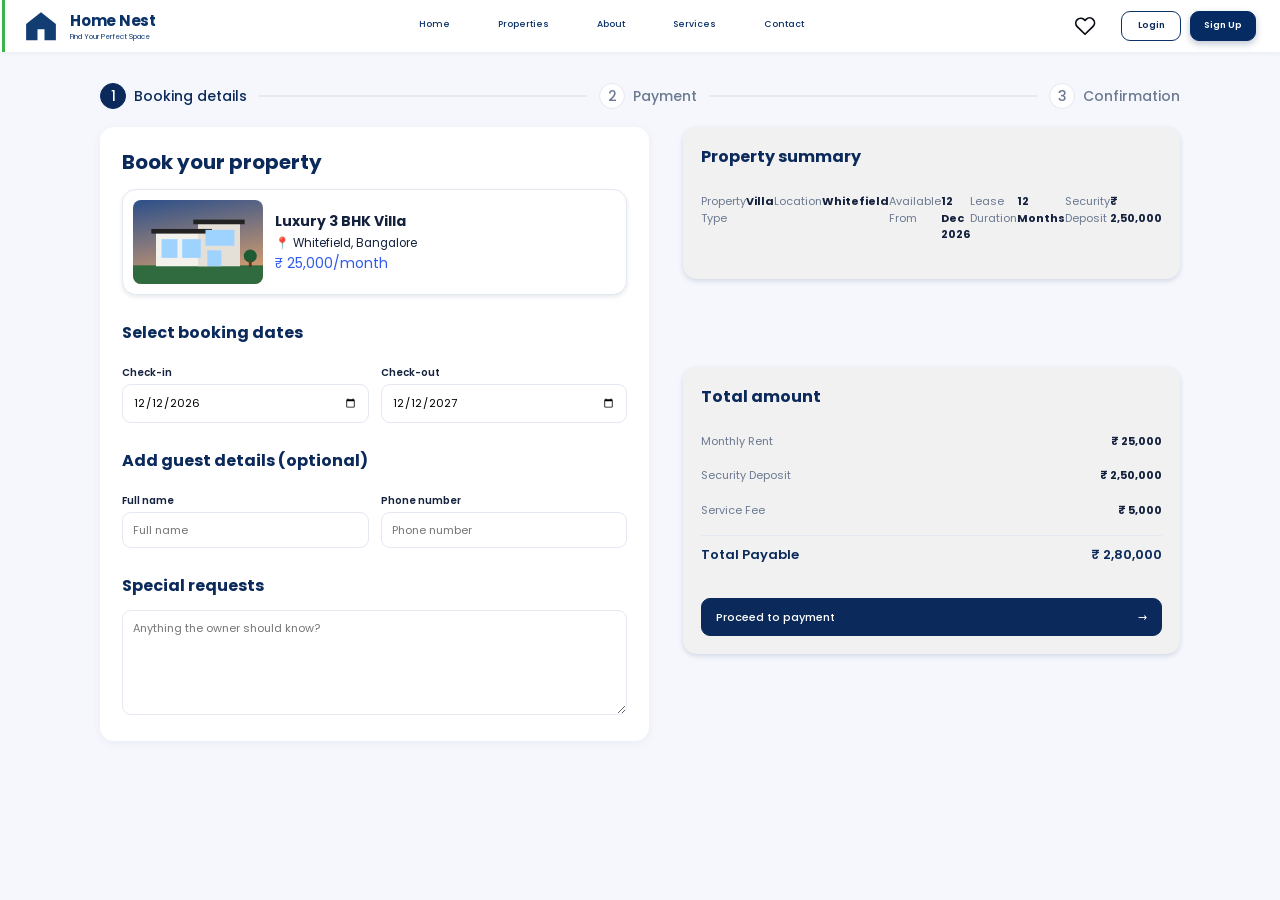
<file: booking.html>
<!doctype html><html lang="en"><head><meta charset="utf-8"><meta name="viewport" content="width=device-width,initial-scale=1"><title>Home Nest</title><link rel="stylesheet" href="css/style.css"></head><body data-page="booking"><header id="hdr"></header>
<div class="wrap"><div class="steps"><b class="on"><i>1</i>Booking details</b><u></u><b><i>2</i>Payment</b><u></u><b><i>3</i>Confirmation</b></div>
<div class="bk"><div class="box"><div class="panel on"><h2>Book your property</h2><div class="mini box" id="mini" style="margin-top:12px"></div>
<h3>Select booking dates</h3><div class="row"><div class="f"><label>Check-in</label><input type="date" id="ci"></div><div class="f"><label>Check-out</label><input type="date" id="co"></div></div>
<h3>Add guest details (optional)</h3><div class="row"><div class="f"><label>Full name</label><input placeholder="Full name"></div><div class="f"><label>Phone number</label><input placeholder="Phone number"></div></div>
<h3>Special requests</h3><div class="f"><textarea rows="3" placeholder="Anything the owner should know?"></textarea></div></div>
<div class="panel"><h2>Choose a payment method</h2><p class="payment-note">Your payment is securely processed to confirm this booking.</p><div class="pay f"><label><input type="radio" name="m" value="UPI" checked><span class="pay-icon">UPI</span><b>UPI</b><small>Pay with any UPI app</small></label><label><input type="radio" name="m" value="Card"><span class="pay-icon">▣</span><b>Credit / debit card</b><small>Visa, Mastercard and RuPay</small></label><label><input type="radio" name="m" value="Bank"><span class="pay-icon">⌂</span><b>Bank transfer</b><small>Direct account transfer</small></label></div>
<div class="f" id="upi"><label>UPI ID</label><input id="uid" placeholder="name@bank"></div>
<div id="card" style="display:none"><div class="f"><label>Card number</label><input id="cn" inputmode="numeric" placeholder="0000 0000 0000 0000"></div><div class="row"><div class="f"><label>Expiry</label><input placeholder="MM/YY"></div><div class="f"><label>CVV</label><input type="password" maxlength="3"></div></div></div>
<div id="bank" class="bank-details" style="display:none"><b>Transfer to Home Nest Rentals</b><span>Account number: 4210 6688 9001</span><span>IFSC: HNEST000421</span><span>Bank: Home Nest Bank</span><small>Use your booking reference as the payment note.</small></div>
<div class="row" style="margin-top:18px"><button class="btn" id="back">Back</button><button class="btn p" id="pay">Proceed to confirmation</button></div></div></div>
<div><div class="box sum"><h3 style="margin:0 0 6px">Property summary</h3><div id="sum"></div></div><div class="box sum booking-total" style="margin-top:16px"><h3 style="margin:0 0 6px">Total amount</h3><div id="tot" style="display:block"></div><button class="btn p w" id="to2">Proceed to payment <span aria-hidden="true">→</span></button></div></div></div></div>
<script src="js/app.js"></script></body></html>
</file>
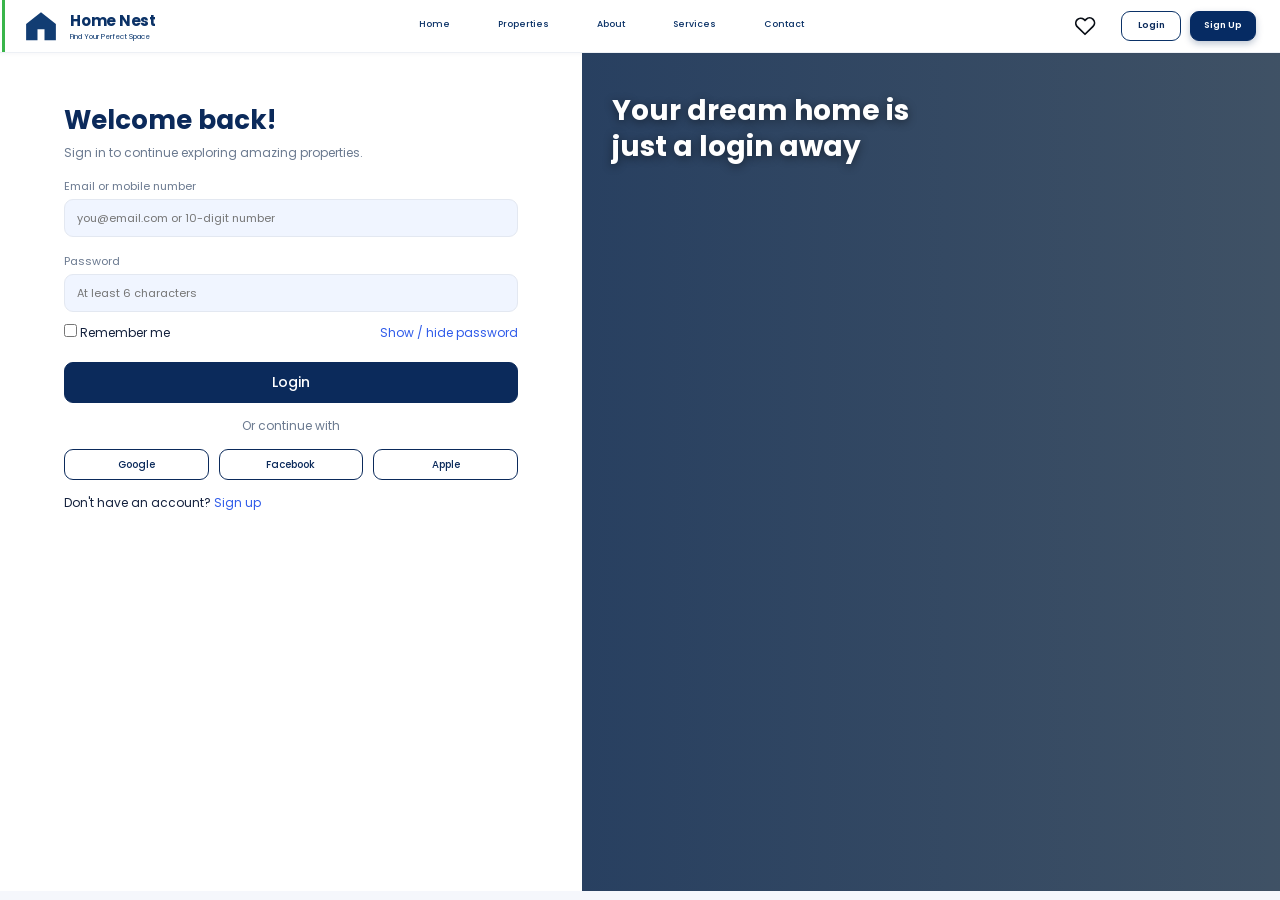
<file: dashboard.html>
<!doctype html>
<html lang="en">

<head>
    <meta charset="utf-8">
    <meta name="viewport" content="width=device-width,initial-scale=1">
    <title>My Bookings | Home Nest</title>
    <link rel="stylesheet" href="css/style.css"><link rel="stylesheet" href="css/dashboard.css">
</head>

<body data-page="dash">
    <div class="dash-shell">
        <aside class="side"><a class="dash-brand" href="index.html"><span class="dash-home">⌂</span><span>Home
                    Nest<small>Find Your Perfect Space</small></span></a>
            <nav class="dash-nav" aria-label="Dashboard navigation"><a href="index.html"><span>⌂</span>Dashboard</a><a
                    class="on" href="dashboard.html"><span>▣</span>My Bookings</a><a
                    href="index.html#props"><span>♡</span>Favourites</a><a href="#"
                    onclick="toast('Profile coming soon');return false"><span>♟</span>Profile</a><a href="#"
                    onclick="toast('No new messages');return false"><span>☵</span>Messages</a><a href="#"
                    onclick="toast('Settings coming soon');return false"><span>⚙</span>Settings</a></nav>
        </aside>
        <main class="dm">
            <div class="dash-head">
                <div>
                    <h1>My Bookings</h1>
                    <p>Track and manage your property bookings</p>
                </div>
                <div class="dash-user"><button class="heart" aria-label="Favourites"
                        onclick="toast('Saved homes: '+J('hn_fav',[]).length)">♡</button><span class="dash-avatar"
                        id="dash-avatar"></span></div>
            </div>
            <div class="tabs" id="tabs"></div>
            <div id="bl"></div>
        </main>
    </div>
    <script src="js/app.js"></script>
</body>

</html>
</file>
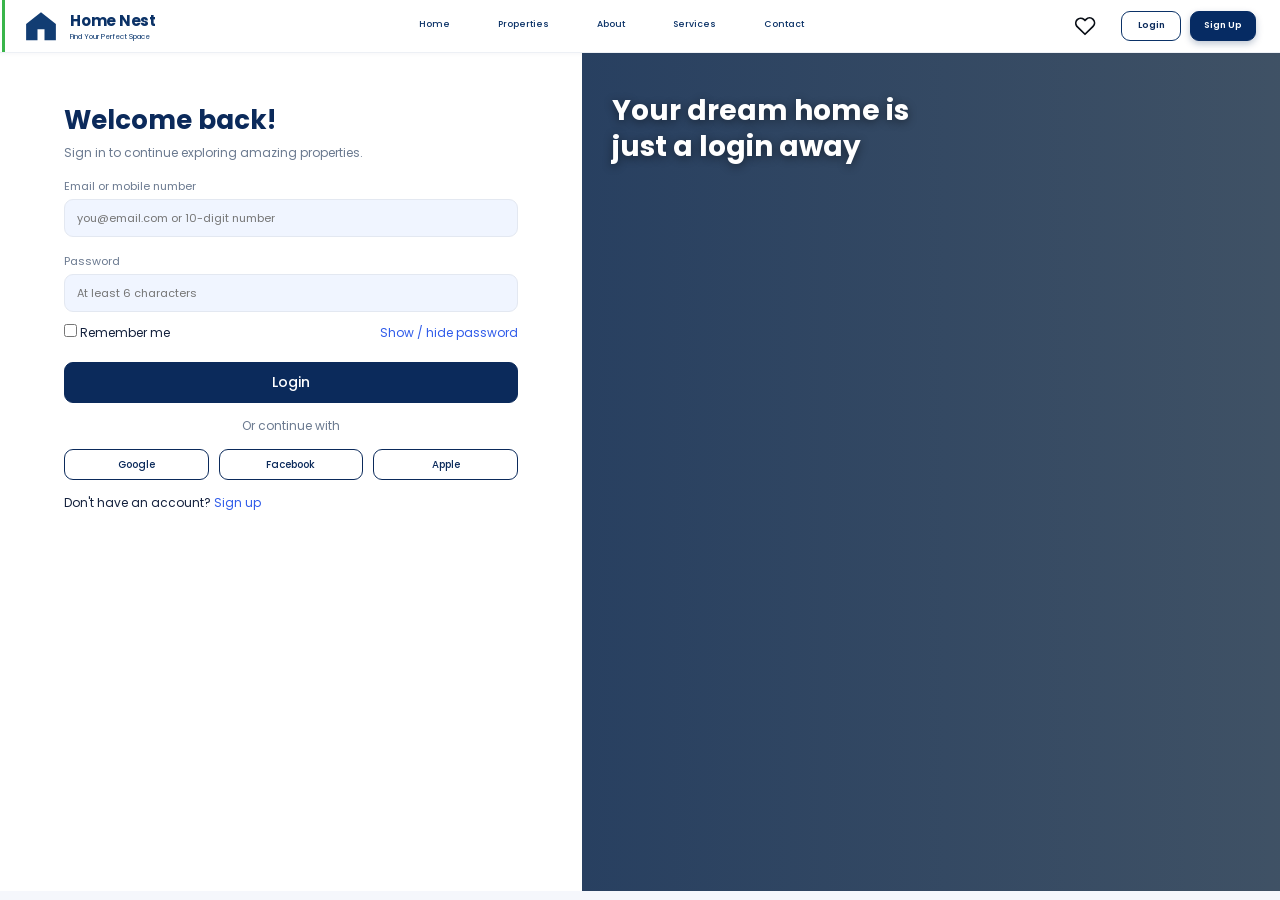
<file: login.html>
<!doctype html><html lang="en"><head><meta charset="utf-8"><meta name="viewport" content="width=device-width,initial-scale=1"><title>Home Nest</title><link rel="stylesheet" href="css/style.css"></head><body data-page="login"><header id="hdr"></header>
<div class="split"><form class="form" id="lf" novalidate><h1>Welcome back!</h1><p style="color:var(--mut)">Sign in to continue exploring amazing properties.</p>
<div class="f"><label for="em">Email or mobile number</label><input id="em" autocomplete="username" placeholder="you@email.com or 10-digit number"><span class="err">Enter a valid email or 10-digit mobile number.</span></div>
<div class="f"><label for="pass">Password</label><input id="pass" type="password" autocomplete="current-password" placeholder="At least 6 characters"><span class="err">Password needs 6 or more characters.</span></div>
<p style="margin:12px 0;display:flex;justify-content:space-between"><label><input type="checkbox"> Remember me</label><a href="#" id="pw" style="color:var(--blue)">Show / hide password</a></p>
<button class="btn p w">Login</button><p style="text-align:center;color:var(--mut);margin:14px 0">Or continue with</p>
<div class="soc"><button type="button" class="btn">Google</button><button type="button" class="btn">Facebook</button><button type="button" class="btn">Apple</button></div>
<p>Don't have an account? <a href="#" style="color:var(--blue)" onclick="toast('Just log in: any valid details create your account');return false">Sign up</a></p></form>
<div class="art login-photo"><h2>Your dream home is just a login away</h2><svg viewBox="0 0 300 180" preserveAspectRatio="xMidYMax slice"><rect y="140" width="300" height="40" fill="#2f6b3f"/><rect x="60" y="70" width="170" height="72" fill="#f3f1ec"/><rect x="50" y="62" width="190" height="10" fill="#222"/><g fill="#9fd3ff"><rect x="80" y="86" width="40" height="40"/><rect x="170" y="86" width="40" height="40"/></g></svg></div></div>
<script src="js/app.js"></script></body></html>
</file>
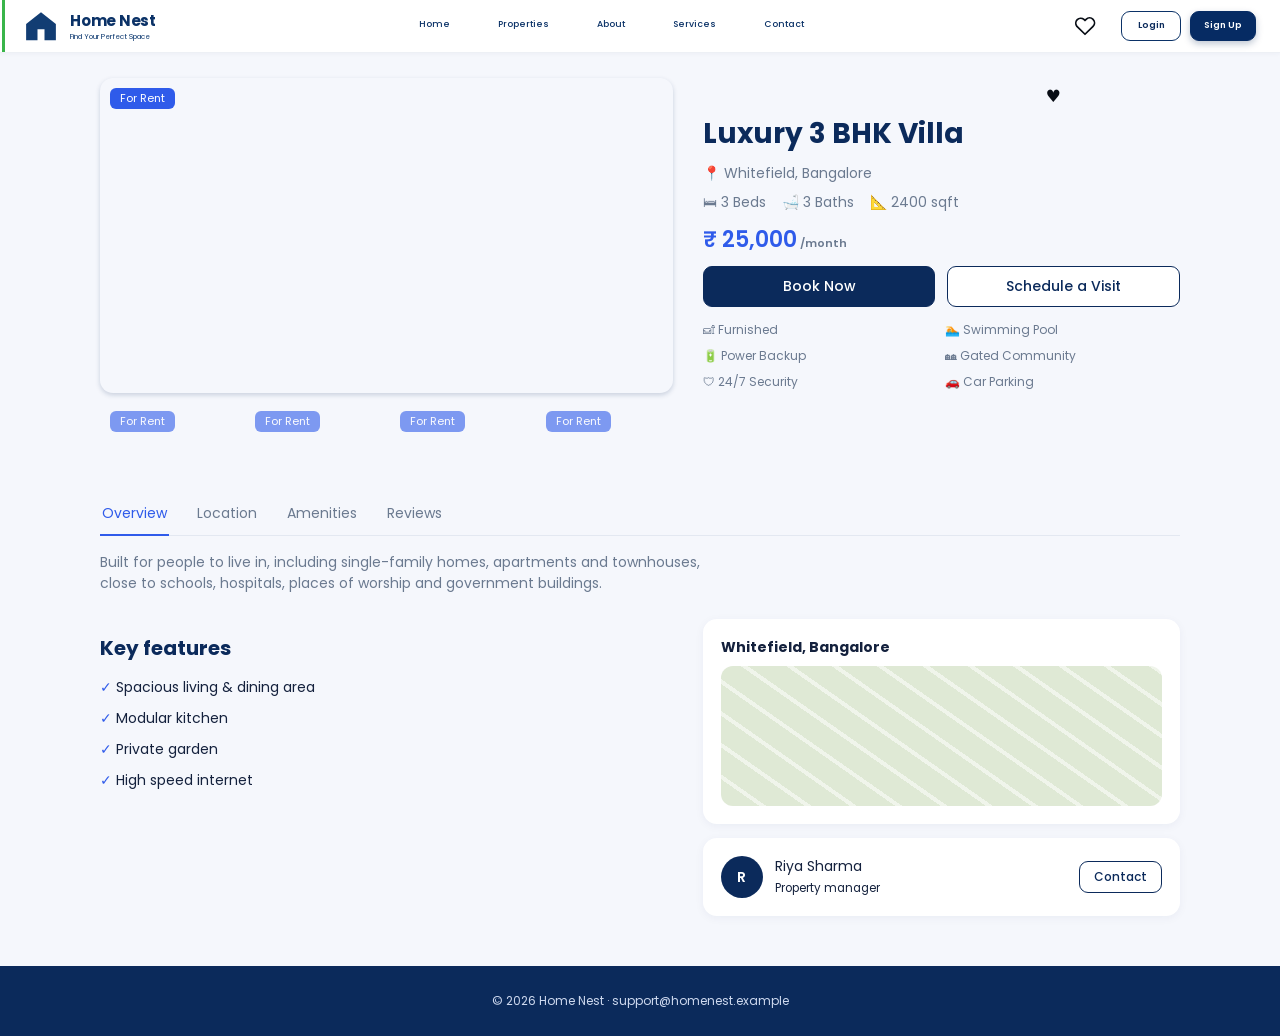
<file: property.html>
<!doctype html><html lang="en"><head><meta charset="utf-8"><meta name="viewport" content="width=device-width,initial-scale=1"><title>Home Nest</title><link rel="stylesheet" href="css/style.css"></head><body data-page="property"><header id="hdr"></header>
<div class="wrap"><div class="d"><div><div id="main"></div><div class="thumbs" id="thumbs"></div></div><div><div class="row" style="justify-content:space-between;flex:none"><span></span><button class="heart" id="fav" aria-label="Save">♥</button></div><div id="info"></div></div></div>
<div class="tabs"><button class="on" data-t="ov">Overview</button><button data-t="lo">Location</button><button data-t="am">Amenities</button><button data-t="rv">Reviews</button></div>
<div class="pane on" id="ov"><p style="color:var(--mut);max-width:640px">Built for people to live in, including single-family homes, apartments and townhouses, close to schools, hospitals, places of worship and government buildings.</p>
<div class="d"><div><h2 style="margin:14px 0">Key features</h2><div class="am" style="grid-template-columns:1fr"><div>Spacious living &amp; dining area</div><div>Modular kitchen</div><div>Private garden</div><div>High speed internet</div></div></div>
<div><div class="box"><b id="loc"></b><div class="map" style="margin-top:8px"></div></div><div class="box agent"><div class="row" style="align-items:center;justify-content:flex-start"><span class="av" style="flex:none">R</span><span>Riya Sharma<br><small>Property manager</small></span></div><button class="btn sm" id="ct" style="flex:none">Contact</button></div></div></div></div>
<div class="pane" id="lo"><div class="map" style="height:260px"></div></div>
<div class="pane" id="am"><div class="am"><div>Swimming pool</div><div>Power backup</div><div>24/7 security</div><div>Car parking</div><div>Gated community</div><div>Fully furnished</div></div></div>
<div class="pane" id="rv"><div class="box"><b>4.8 ★</b> from 36 tenants<p style="color:var(--mut);margin-top:6px">"Quiet area, responsive owner, smooth move-in." Anita K.</p></div></div></div>
<footer id="contact">© 2026 Home Nest · support@homenest.example</footer><script src="js/app.js"></script></body></html>
</file>
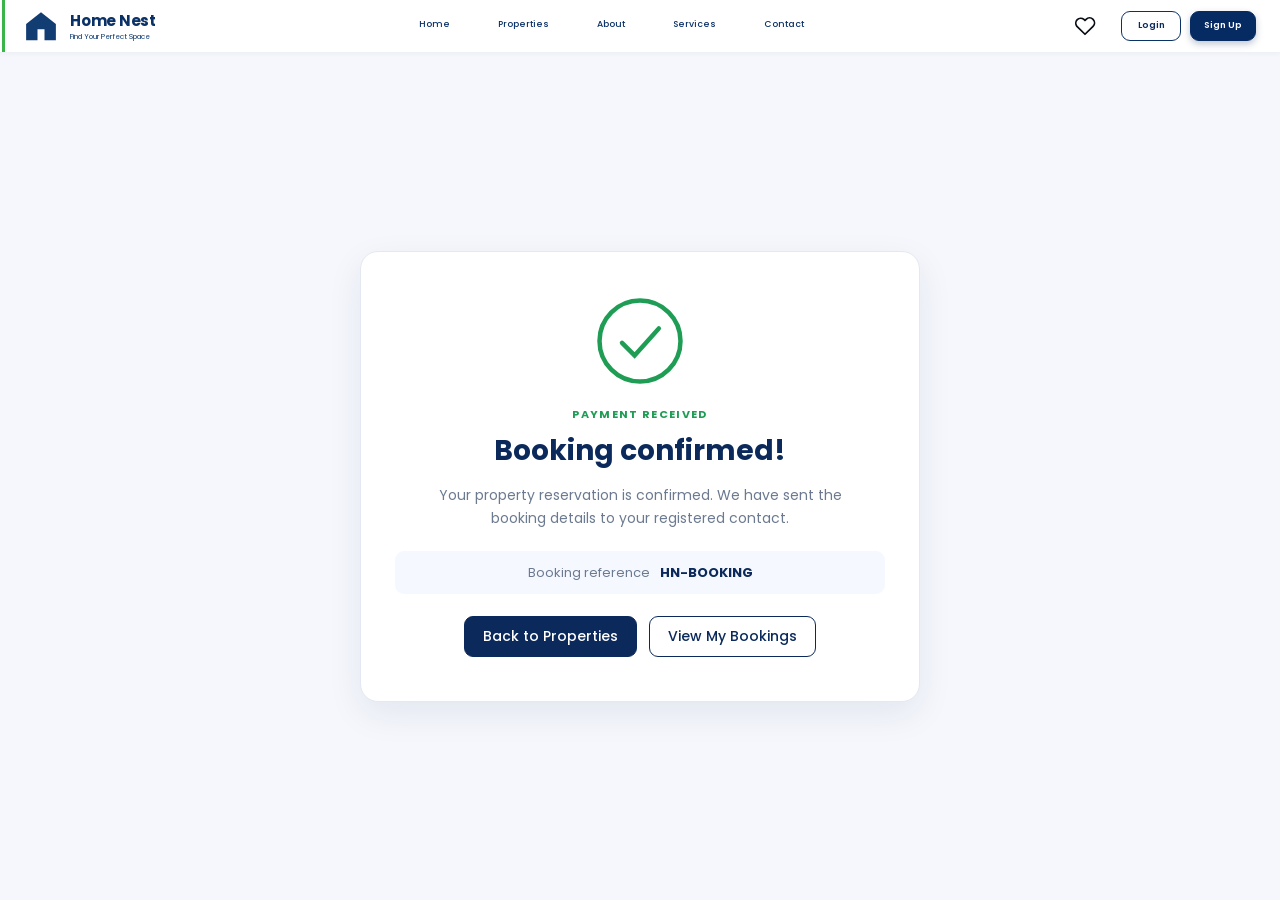
<file: success.html>
﻿<!doctype html>
<html lang="en"><head><meta charset="utf-8"><meta name="viewport" content="width=device-width,initial-scale=1"><title>Booking Confirmed | Home Nest</title><link rel="stylesheet" href="css/style.css"></head><body data-page="success"><header id="hdr"></header><main class="wrap success-page"><section class="success-card"><div class="ok"><svg viewBox="0 0 100 100" aria-hidden="true"><circle cx="50" cy="50" r="45"/><path d="M30 52l14 14 27-30"/></svg></div><p class="success-kicker">PAYMENT RECEIVED</p><h1>Booking confirmed!</h1><p>Your property reservation is confirmed. We have sent the booking details to your registered contact.</p><div class="success-ref">Booking reference <b id="ref"></b></div><div class="success-actions"><a class="btn p" href="index.html#props">Back to Properties</a><a class="btn" href="dashboard.html">View My Bookings</a></div></section></main><script src="js/app.js"></script></body></html>
</file>
<file: css/style.css>
@import url('https://fonts.googleapis.com/css2?family=Poppins:wght@400;500;600;700&display=swap');
:root{--navy:#0b2a5b;--blue:#2f5bea;--bg:#f5f7fc;--ink:#14213d;--mut:#6b7a90;--line:#e3e8f1;--ok:#d4f0da;--okt:#1f7a3a;--r:14px}
*{box-sizing:border-box;margin:0;padding:0}
body{font-family:Poppins,system-ui,sans-serif;background:var(--bg);color:var(--ink);font-size:14px;line-height:1.5}
a{color:inherit;text-decoration:none}button,input,select,textarea{font:inherit}
:focus-visible{outline:2px solid var(--blue);outline-offset:2px}
.wrap{max-width:1120px;margin:0 auto;padding:0 20px}
header{position:sticky;top:0;z-index:20;background:#fff;border-bottom:1px solid var(--line)}
header .wrap{display:flex;align-items:center;gap:24px;height:62px}
.logo{display:flex;gap:8px;align-items:center;font-weight:700;color:var(--navy)}
.logo i{width:30px;height:30px;background:var(--navy);border-radius:8px;display:grid;place-items:center;color:#fff;font-style:normal}
nav{display:flex;gap:26px;margin:0 auto}nav a{color:var(--mut);padding:4px 0;border-bottom:2px solid transparent;transition:.2s}
nav a:hover,nav a.on{color:var(--navy);border-color:var(--blue)}
.hdr-r{display:flex;gap:10px;align-items:center}
.btn{border:1.5px solid var(--navy);background:#fff;color:var(--navy);padding:9px 18px;border-radius:9px;cursor:pointer;font-weight:500;transition:transform .15s,background .2s,color .2s;display:inline-block}
.btn:hover{transform:translateY(-2px)}.btn:active{transform:scale(.97)}
.btn.p{background:var(--navy);color:#fff}.btn.p:hover{background:var(--blue);border-color:var(--blue)}
.btn.sm{padding:6px 14px;font-size:12px}.btn.w{width:100%}
.heart{width:36px;height:36px;border-radius:50%;border:1px solid var(--line);background:#fff;cursor:pointer;font-size:17px;transition:.2s}
.heart.on{color:#e0245e;transform:scale(1.15)}
.art{position:relative;overflow:hidden;border-radius:12px;background:#456}
.art svg{position:absolute;inset:0;width:100%;height:100%}
.tag{position:absolute;top:10px;left:10px;background:var(--blue);color:#fff;font-size:11px;padding:2px 10px;border-radius:6px;z-index:2}
.hero{position:relative;min-height:330px;color:#fff;display:flex;align-items:flex-start;overflow:hidden}
.hero .art{position:absolute;inset:0;border-radius:0;animation:pan 22s ease-in-out infinite alternate}
.hero-photo{background-image:url('https://images.unsplash.com/photo-1600585154340-be6161a56a0c?auto=format&fit=crop&w=2200&q=85');background-size:cover;background-position:center 55%}
.hero:after{content:"";position:absolute;inset:0;background:linear-gradient(90deg,#081b38c9 0%,#0b2a5b80 42%,#0b2a5b12 100%);pointer-events:none}
.hero .wrap{position:relative;z-index:2;padding-top:30px;padding-bottom:30px}
.hero-copy{max-width:540px}
.eyebrow{display:block;text-transform:uppercase;letter-spacing:.11em;font-size:12px;font-weight:600;margin-bottom:16px}
.hero h1{font-size:clamp(30px,4vw,42px);line-height:1.22;max-width:540px;text-shadow:0 2px 12px #07162b44}
.hero h1 span{display:inline-block;opacity:0;transform:translateY(24px);animation:up .7s forwards}
.hero p{max-width:490px;margin-top:14px;opacity:0;animation:up .7s .7s forwards;text-shadow:0 1px 8px #07162b80}
@keyframes up{to{opacity:1;transform:none}}@keyframes pan{to{transform:scale(1.1) translateX(-2%)}}
.search{position:relative;z-index:3;margin:-48px auto 0;background:#fff;border-radius:15px;box-shadow:0 14px 36px #071b3833;display:grid;grid-template-columns:1.35fr 1fr 1fr .8fr auto;align-items:center;gap:0;padding:10px 12px;opacity:0;animation:up .7s 1s forwards}
.search-field{min-width:0;min-height:50px;display:flex;align-items:center;gap:11px;padding:0 14px;border-right:1px solid #e8edf5;cursor:pointer}
.search-field>svg{width:23px;height:23px;flex:none;fill:none;stroke:var(--navy);stroke-width:2;stroke-linecap:round;stroke-linejoin:round}
.search-field>svg.rupee-icon{width:22px;height:22px;stroke-width:2.5}
.field-copy{min-width:0;display:block;flex:1}.field-title{display:block;color:var(--navy);font-size:13px;font-weight:600;line-height:1.35}
.search input,.search select{display:block;width:100%;border:0;padding:3px 20px 0 0;background-color:transparent;color:#5f6876;font-size:13px;font-weight:400;outline:0;white-space:nowrap;overflow:hidden;text-overflow:ellipsis;cursor:pointer}
.search input::placeholder{color:#707782;opacity:1}.search select{appearance:none;background-image:linear-gradient(45deg,transparent 50%,#182337 50%),linear-gradient(135deg,#182337 50%,transparent 50%);background-position:calc(100% - 5px) 9px,calc(100% - 1px) 9px;background-size:5px 5px,5px 5px;background-repeat:no-repeat}
.search-button{height:44px;min-width:116px;margin-left:12px;border-radius:8px;display:flex;align-items:center;justify-content:center;gap:10px;box-shadow:0 3px 8px #0b2a5b2b;font-size:12px}
.search-button svg{width:21px;height:21px;fill:none;stroke:currentColor;stroke-width:2;stroke-linecap:round}
.trust{display:grid;grid-template-columns:repeat(4,minmax(0,1fr));gap:18px;margin:24px 0 28px;padding:0 6px}
.trust-item{display:flex;align-items:center;gap:10px;min-width:0;color:#363b45}
.trust-icon{width:38px;height:38px;flex:none;border-radius:50%;display:grid;place-items:center;box-shadow:0 2px 4px #14213d36}
.trust-icon svg{width:22px;height:22px;fill:none;stroke:var(--navy);stroke-width:1.9;stroke-linecap:round;stroke-linejoin:round}
.home-icon{background:#b9d8ff}.secure-icon{background:#b9e2b9}.support-icon{background:#c9c7ff}.deals-icon{background:#ffe3a3}
.trust-item b{display:block;color:#17233b;font-size:11px;line-height:1.35;white-space:nowrap}
.trust-item small{display:block;color:#636873;font-size:10px;line-height:1.5;margin-top:2px}
h2{font-size:20px;color:var(--navy)}.sec{margin:34px 0 14px;display:flex;justify-content:space-between;align-items:center}
.sec#props{margin:0 6px 16px}.sec#props h2{font-size:15px}.view-all{color:var(--navy);font-size:14px;font-weight:600}.view-all span{font-size:19px;margin-left:4px}
.chips{display:flex;gap:8px;flex-wrap:wrap;margin-bottom:14px}
.chip{border:1px solid var(--line);background:#fff;border-radius:99px;padding:5px 16px;cursor:pointer;transition:.2s}.chip.on{background:var(--navy);color:#fff;border-color:var(--navy)}
.grid{display:grid;grid-template-columns:repeat(4,minmax(0,1fr));gap:18px}
.card{background:#fff;border-radius:var(--r);padding:10px;box-shadow:0 2px 10px #0b2a5b0d;transition:transform .25s,box-shadow .25s;display:block;animation:up .5s both;opacity:0;transform:translateY(14px)}
.card:hover{transform:translateY(-6px);box-shadow:0 14px 30px #0b2a5b1f}
.card .art{height:150px}.card h3{font-size:14px;margin:10px 4px 0;color:var(--navy)}
.card small{color:var(--mut);margin:0 4px;display:block}
.card .pr{display:flex;justify-content:space-between;align-items:center;margin:8px 4px 2px;color:var(--blue);font-weight:600}
.home-card{padding:0;border:1px solid #e0e3e9;border-radius:9px;overflow:hidden;box-shadow:0 2px 5px #14213d20}
.home-card .art{height:98px;border-radius:0;position:relative;background-size:cover;background-position:center}
.home-card .art svg{display:none}
.home-card .photo-1{background-image:url('https://images.unsplash.com/photo-1600585154340-be6161a56a0c?auto=format&fit=crop&w=700&q=80')!important}
.home-card .photo-2{background-image:url('https://images.unsplash.com/photo-1600210492486-724fe5c67fb0?auto=format&fit=crop&w=700&q=80')!important}
.home-card .photo-3{background-image:url('https://images.unsplash.com/photo-1600585154526-990dced4db0d?auto=format&fit=crop&w=700&q=80')!important}
.home-card .photo-4{background-image:url('https://images.unsplash.com/photo-1600607687939-ce8a6c25118c?auto=format&fit=crop&w=700&q=80')!important}
.home-card .photo-5{background-image:url('https://images.unsplash.com/photo-1600566753086-00f18fb6b3ea?auto=format&fit=crop&w=700&q=80')!important}
.home-card .photo-6{background-image:url('https://images.unsplash.com/photo-1497366754035-f200968a6e72?auto=format&fit=crop&w=700&q=80')!important}
.home-card .tag{top:7px;left:7px;padding:3px 14px;border-radius:6px;background:#1e1aff;font-size:10px;font-weight:600}
.home-card .tag.rent-tag{background:#211bff}.home-card .tag:not(.rent-tag){background:#3bbb4d}
.listing-info{padding:7px 10px 6px}
.home-card .card-location{font-size:9px;color:#777;margin:0 0 3px;white-space:nowrap;overflow:hidden;text-overflow:ellipsis}
.home-card h3{font-size:10px;line-height:1.4;margin:0 0 4px;color:#161616;font-weight:600}
.home-card .card-meta{display:flex;gap:7px;align-items:center;flex-wrap:wrap;font-size:8px;color:#80838b;margin:0;white-space:nowrap}
.home-card .pr{margin:5px 0 0;color:#1515ff;font-size:11px}.home-card .pr small{color:#1515ff;font-size:9px;margin:0}
.home-card .go{width:17px;height:17px;font-size:14px;background:#1e1aff}
.chips{display:none}
.go{width:28px;height:28px;border-radius:50%;background:var(--blue);color:#fff;display:grid;place-items:center}
.empty{grid-column:1/-1;text-align:center;color:var(--mut);padding:30px}
.promo{display:grid;grid-template-columns:minmax(0,2.1fr) minmax(240px,.8fr);gap:30px;align-items:start;margin:28px auto 44px;max-width:950px}
.promo .big{min-height:212px;background:#e2f2e5;border-radius:13px;padding:0;display:grid;grid-template-columns:.94fr 1.12fr;overflow:hidden;box-shadow:0 2px 4px #17233b30}
.promo-copy{display:flex;flex-direction:column;align-items:flex-start;padding:20px 24px;gap:10px}
.promo-copy>small{font-size:11px;color:#267b36;font-weight:600}
.promo .big h2{font-size:25px;line-height:1.42;color:#0b2f63}
.promo .big p{font-size:11px;color:#0b2f63;margin-bottom:8px;white-space:nowrap}
.promo .big .btn{font-size:11px;padding:6px 16px;min-width:138px;box-shadow:0 2px 4px #0b2a5b38}
.promo .big .btn span{font-size:17px;margin-left:12px;vertical-align:-1px}
.promo-photo{min-height:212px;background:url('https://images.unsplash.com/photo-1600210492486-724fe5c67fb0?auto=format&fit=crop&w=1000&q=85') center/cover no-repeat}
.help{background:#fff;border:1px solid #e1e1e1;border-radius:11px;padding:13px 12px;display:flex;align-items:flex-start;gap:12px;box-shadow:0 2px 4px #17233b30}
.help>img{width:58px;height:58px;object-fit:cover;border-radius:50%;flex:none}
.help-copy h3{font-size:11px;color:#0b2f63;margin:1px 0 4px}
.help-copy p{font-size:9px;color:#252525;margin:0 0 4px}
.help-copy small{display:block;font-size:8px;line-height:1.4;color:#555;margin-bottom:8px}
.help-copy .btn{font-size:9px;padding:3px 14px;min-width:74px;border-radius:5px;box-shadow:0 2px 4px #0b2a5b2b}
.category-heading{margin:0 0 34px}
.category-heading h2{font-size:23px;color:#111;line-height:1.3}
.category-heading p{font-size:14px;color:#292929;margin-top:20px}
.cats{display:grid;grid-template-columns:repeat(5,minmax(0,1fr));gap:3px;margin:0 -8px 30px}
.category-card{min-width:0;min-height:76px;background:#fff;border:1px solid #e4e4e4;border-radius:11px;padding:7px 9px;display:flex;align-items:center;gap:12px;color:#101010;box-shadow:0 2px 4px #00000025;transition:transform .2s,box-shadow .2s}
.category-card:hover{transform:translateY(-3px);box-shadow:0 6px 14px #0b2a5b20}
.category-photo{width:60px;height:60px;flex:none;border-radius:7px;background-size:cover;background-position:center}
.photo-apartment{background-image:url('https://images.unsplash.com/photo-1545324418-cc1a3fa10c00?auto=format&fit=crop&w=240&h=200&q=80')}
.photo-villa{background-image:url('https://images.unsplash.com/photo-1600585154340-be6161a56a0c?auto=format&fit=crop&w=240&h=200&q=80')}
.photo-house{background-image:url('https://images.unsplash.com/photo-1600047509807-ba8f99d2cdde?auto=format&fit=crop&w=240&h=200&q=80')}
.photo-plot{background-image:url('https://images.unsplash.com/photo-1500382017468-9049fed747ef?auto=format&fit=crop&w=240&h=200&q=80')}
.photo-commercial{background-image:url('https://images.unsplash.com/photo-1486406146926-c627a92ad1ab?auto=format&fit=crop&w=240&h=200&q=80')}
.category-copy{min-width:0;flex:1}
.category-copy b{display:block;font-size:10px;white-space:nowrap;color:#111}
.category-copy small{display:block;font-size:9px;color:#777;margin-top:8px;white-space:nowrap}
.category-arrow{font-size:16px;color:#111}
footer{margin-top:50px;background:var(--navy);color:#cdd8ee;padding:26px 0;text-align:center;font-size:12px}
.split{display:grid;grid-template-columns:1fr 1.2fr;min-height:calc(100vh - 62px)}
.split .art{border-radius:0;min-height:300px}.split .art h2{position:absolute;left:30px;top:40px;color:#fff;font-size:32px;max-width:340px;z-index:2}
.form{padding:50px clamp(20px,6vw,70px);background:#fff}.form h1{color:var(--navy);margin-bottom:4px}
.f{margin-top:16px}.f label{font-size:12px;color:var(--mut);display:block;margin-bottom:4px}
.f input,.f select,.f textarea{width:100%;padding:11px 12px;border:1.5px solid var(--line);border-radius:9px;background:#f0f5ff;transition:border .2s}
.f input:focus,.f textarea:focus{border-color:var(--blue);outline:0}.f.bad input{border-color:#e0245e;animation:shake .3s}
.err{color:#e0245e;font-size:11px;display:none}.f.bad .err{display:block}
@keyframes shake{25%{transform:translateX(-5px)}75%{transform:translateX(5px)}}
.row{display:flex;gap:12px}.row>*{flex:1}.soc{display:flex;gap:10px;margin:14px 0}.soc .btn{flex:1}
.d{display:grid;grid-template-columns:1.2fr 1fr;gap:30px;margin-top:28px}
.d .main{height:320px}.thumbs{display:grid;grid-template-columns:repeat(4,1fr);gap:8px;margin-top:8px}
.thumbs .art{height:62px;cursor:pointer;opacity:.6;transition:.2s}.thumbs .on,.thumbs .art:hover{opacity:1}
.price{color:var(--blue);font-size:22px;font-weight:600;margin:10px 0}.meta{display:flex;gap:16px;flex-wrap:wrap;color:var(--mut);margin:8px 0}
.feat{display:grid;grid-template-columns:1fr 1fr;gap:8px;margin:14px 0;font-size:12px;color:var(--mut)}
.tabs{display:flex;gap:26px;border-bottom:1px solid var(--line);margin:30px 0 16px}
.tabs button{background:none;border:0;padding:10px 2px;cursor:pointer;color:var(--mut);border-bottom:2px solid transparent;margin-bottom:-1px}
.tabs .on{color:var(--blue);border-color:var(--blue)}.pane{display:none;animation:up .35s both;opacity:0}.pane.on{display:block}
.box{background:#fff;border-radius:var(--r);padding:18px;box-shadow:0 2px 10px #0b2a5b0d}
.map{height:140px;border-radius:12px;background:#dfe9d5 repeating-linear-gradient(35deg,transparent 0 22px,#fff8 22px 26px)}
.am{display:grid;grid-template-columns:repeat(auto-fit,minmax(200px,1fr));gap:10px}.am div:before{content:"✓ ";color:var(--blue)}
.agent{display:flex;gap:12px;align-items:center;justify-content:space-between;margin-top:14px}
.av{width:42px;height:42px;border-radius:50%;background:var(--navy);color:#fff;display:grid;place-items:center;font-weight:600}
.steps{display:flex;align-items:center;gap:12px;margin:24px 0}
.steps b{display:flex;gap:8px;align-items:center;font-weight:500;color:var(--mut)}
.steps b i{width:26px;height:26px;border-radius:50%;border:1.5px solid var(--line);display:grid;place-items:center;font-style:normal;background:#fff;transition:.3s}
.steps b.on{color:var(--navy)}.steps b.on i{background:var(--navy);color:#fff;border-color:var(--navy)}
.steps u{flex:1;height:2px;background:var(--line);position:relative}.steps u:after{content:"";position:absolute;inset:0;background:var(--navy);transform:scaleX(0);transform-origin:left;transition:transform .6s}.steps u.on:after{transform:none}
.bk{display:grid;grid-template-columns:1.5fr 1fr;gap:22px;align-items:start}.bk h3{margin:18px 0 8px;color:var(--navy)}
.mini{display:flex;gap:12px;align-items:center}.mini .art{width:130px;height:84px;flex:none}
.sum div{display:flex;justify-content:space-between;padding:7px 0;color:var(--mut)}.sum b{color:var(--ink)}
.sum .tot{border-top:1px solid var(--line);margin-top:6px;padding-top:12px;font-weight:600;color:var(--navy);font-size:16px}
.panel{display:none}.panel.on{display:block;animation:up .4s both;opacity:0}
.payment-note{color:var(--mut);font-size:13px;margin-top:5px}.pay{display:grid;grid-template-columns:repeat(3,1fr);gap:10px}.pay label{min-height:104px;border:1.5px solid var(--line);border-radius:10px;padding:12px;cursor:pointer;text-align:center;display:flex;flex-direction:column;align-items:center;justify-content:center;gap:4px}.pay input{display:none}.pay b{font-size:13px;color:var(--navy)}.pay small{font-size:10px;color:var(--mut);line-height:1.25}.pay-icon{height:24px;min-width:24px;display:grid;place-items:center;color:var(--blue);font-size:11px;font-weight:700}.pay label:has(input:checked){border-color:var(--blue);background:#eef3ff}.pay label:has(input:checked) b{color:var(--blue)}
.bank-details{margin-top:16px;padding:15px;border:1px solid #cddaf7;border-radius:10px;background:#f5f8ff;gap:5px;color:var(--mut);font-size:13px}.bank-details b{color:var(--navy)}.bank-details small{margin-top:5px;color:var(--blue)}
.success-page{min-height:calc(100vh - 53px);display:grid;place-items:center;padding-top:42px;padding-bottom:42px}.success-card{max-width:560px;width:100%;padding:44px 34px;text-align:center;background:#fff;border:1px solid var(--line);border-radius:18px;box-shadow:0 12px 35px #0b2a5b14}.success-card .ok{padding:0}.success-card .ok svg{width:90px;height:90px}.success-kicker{color:#1f9d55;font-size:11px;font-weight:700;letter-spacing:.12em;margin-top:14px}.success-card h1{color:var(--navy);font-size:28px;margin-top:8px}.success-card>p:not(.success-kicker){color:var(--mut);line-height:1.6;margin:12px auto;max-width:430px}.success-ref{margin:22px auto;padding:12px 18px;background:#f5f8ff;border-radius:9px;color:var(--mut);font-size:13px}.success-ref b{margin-left:7px;color:var(--navy)}.success-actions{display:flex;justify-content:center;gap:12px;flex-wrap:wrap}
.ok{text-align:center;padding:20px}.ok svg{width:90px;height:90px}.ok circle,.ok path{fill:none;stroke:#1f9d55;stroke-width:5;stroke-linecap:round;stroke-dasharray:300;stroke-dashoffset:300;animation:dr .8s .1s forwards}.ok path{animation-delay:.7s;stroke-dasharray:60;stroke-dashoffset:60}@keyframes dr{to{stroke-dashoffset:0}}
.dash{display:grid;grid-template-columns:210px 1fr;min-height:calc(100vh - 62px)}
.side{background:var(--navy);padding:22px 14px;color:#cdd8ee}.side a{display:block;padding:10px 14px;border-radius:9px;margin-bottom:4px;transition:.2s}
.side a:hover,.side a.on{background:#ffffff2a;color:#fff}.dm{padding:30px;background:#fff}
.bcard{display:grid;grid-template-columns:150px 1fr auto;gap:16px;padding:12px;border:1px solid var(--line);border-radius:var(--r);margin-bottom:16px;transition:.3s;animation:up .4s both;opacity:0}
.bcard .art{height:104px}.bcard.out{opacity:0!important;transform:translateX(40px)}
.pill{background:var(--ok);color:var(--okt);padding:2px 12px;border-radius:6px;font-size:12px;display:inline-block}.pill.Cancelled{background:#fde0e6;color:#b4234a}.pill.Completed{background:#e5e9f2;color:var(--mut)}
.toast{position:fixed;bottom:24px;left:50%;transform:translate(-50%,80px);background:var(--navy);color:#fff;padding:11px 22px;border-radius:10px;transition:.35s;z-index:50}.toast.show{transform:translate(-50%,0)}
@media(max-width:860px){nav{display:none}.search,.trust,.promo,.d,.bk,.split,.dash{grid-template-columns:1fr}.trust{grid-template-columns:repeat(2,minmax(0,1fr));row-gap:14px}.grid{grid-template-columns:repeat(2,minmax(0,1fr))}.cats{grid-template-columns:repeat(3,minmax(0,1fr));margin-left:0;margin-right:0}.help{max-width:420px}.hdr-r{margin-left:auto}.bcard{grid-template-columns:1fr}.hero{min-height:350px}.hero:after{background:linear-gradient(90deg,#081b38cf,#0b2a5b77)}.search{grid-template-columns:repeat(2,minmax(0,1fr));margin-top:-38px;padding:8px 14px}.search-field{border-right:0;border-bottom:1px solid var(--line);padding:9px 5px}.search-field:nth-child(odd){border-right:1px solid var(--line);padding-right:12px}.search-button{grid-column:1/-1;margin:10px 0 2px;width:100%}}
@media(max-width:520px){.hero{min-height:380px}.hero .wrap{padding-top:36px}.hero h1{font-size:32px}.hero p{font-size:13px}.search{grid-template-columns:1fr;border-radius:12px}.search-field:nth-child(odd){border-right:0;padding-right:5px}.location-field{align-items:flex-start}.trust{gap:12px 8px;padding:0}.trust-item{gap:7px}.trust-icon{width:32px;height:32px}.trust-item b{font-size:10px}.trust-item small{font-size:9px}.grid{gap:10px}.listing-info{padding:7px}.home-card .card-meta{gap:4px;font-size:7px}.promo{gap:14px}.promo .big{grid-template-columns:1fr}.promo-copy{padding:18px}.promo .big h2{font-size:23px}.promo .big p{white-space:normal}.promo-photo{min-height:150px;grid-row:1}.cats{grid-template-columns:repeat(2,minmax(0,1fr));gap:7px}.category-card{padding:6px;gap:7px;min-height:65px}.category-photo{width:43px;height:48px}.category-copy b{font-size:9px}.category-copy small{font-size:8px;margin-top:5px}.category-arrow{font-size:13px}}
@media(prefers-reduced-motion:reduce){*{animation:none!important;transition:none!important}.hero h1 span,.hero p,.search,.card,.pane,.panel,.bcard{opacity:1;transform:none}}

/* Header redesigned to match the supplied Home Nest navigation reference. */
header{border-bottom:1px solid #edf0f5;box-shadow:0 1px 4px #102a5c0a}
header:before{content:"";position:absolute;left:2px;top:0;bottom:0;width:3px;background:#39b54a}
header .wrap{height:52px;max-width:1280px;padding:0 24px;gap:0}
.logo{gap:12px;line-height:1;color:#0b3267;font-size:15px;letter-spacing:-.25px}
.logo i{width:34px;height:34px;background:none;border-radius:0;display:block;color:#123d73}
.logo i svg{display:block;width:100%;height:100%;fill:currentColor}
.logo>span{display:flex;flex-direction:column;gap:5px;white-space:nowrap}
.logo small{color:#123d73;font-size:7px;font-weight:400;letter-spacing:0}
header nav{height:100%;gap:34px;margin:0 auto;align-items:stretch}
header nav a{height:100%;display:flex;align-items:center;color:#0b3267;font-size:9px;font-weight:500;padding:0 7px;border-bottom:2px solid transparent}
header nav a:hover,header nav a.on{color:#0b3267;border-color:#2f6df6}
.hdr-r{gap:9px}
.heart{width:35px;height:35px;margin-right:10px;border:0;border-radius:0;background:transparent;color:#080d15;display:grid;place-items:center;padding:6px}
.heart svg{width:22px;height:22px;fill:none;stroke:currentColor;stroke-width:1.9;stroke-linecap:round;stroke-linejoin:round}
.heart:hover{background:#f5f7fb;transform:none}
.hdr-r .btn.sm{min-width:60px;padding:7px 13px;border:1px solid #0b3267;border-radius:9px;font-size:9px;font-weight:600;text-align:center}
.hdr-r .btn.sm.p{min-width:60px;background:#062b63;border-color:#062b63;box-shadow:0 3px 7px #08275642}
@media(max-width:860px){header .wrap{height:58px;padding:0 16px}.logo{font-size:14px}.logo i{width:31px;height:31px}.heart{margin-right:0}.hdr-r .btn.sm{min-width:auto;padding:7px 11px}}
@media(max-width:520px){.hdr-r .heart{display:none}.logo small{font-size:6px}.hdr-r{gap:6px}.hdr-r .btn.sm{padding:7px 9px}}
/* Use the page width more fully on the home screen. */
body[data-page="home"]>.wrap{max-width:1280px}
body[data-page="home"] .promo{max-width:none}
body[data-page="home"] .grid{gap:22px}
body[data-page="home"] .home-card .art{height:170px}
body[data-page="home"] .cats{gap:14px;margin-left:0;margin-right:0}
body[data-page="home"] .category-card{min-height:90px;padding:10px 12px}
body[data-page="home"] .category-photo{width:70px;height:70px}
@media(max-width:860px){body[data-page="home"] .grid{gap:18px}body[data-page="home"] .home-card .art{height:140px}body[data-page="home"] .cats{gap:10px}}
@media(max-width:520px){body[data-page="home"] .grid{gap:10px}body[data-page="home"] .home-card .art{height:98px}body[data-page="home"] .cats{gap:7px}body[data-page="home"] .category-card{min-height:65px;padding:6px}body[data-page="home"] .category-photo{width:43px;height:48px}}
.home-stats{margin:50px 0;display:grid;grid-template-columns:repeat(4,1fr);background:#eef4ff;border:1px solid #dce7f8;border-radius:16px;padding:24px}.home-stats div{text-align:center;border-right:1px solid #d5e0f1}.home-stats div:last-child{border:0}.home-stats b{display:block;color:var(--navy);font-size:25px}.home-stats span{display:block;color:var(--mut);font-size:12px;margin-top:5px}.how-it-works{display:grid;grid-template-columns:.9fr 1.4fr;gap:45px;padding:42px 0 50px}.section-label{font-size:11px;letter-spacing:.12em;font-weight:700;color:var(--blue);margin-bottom:10px}.how-it-works h2,.neighbourhoods h2{font-size:25px;line-height:1.3}.how-it-works>div>p:not(.section-label),.neighbourhoods>div>p:not(.section-label){color:var(--mut);font-size:13px;line-height:1.7;margin-top:12px}.process-grid{display:grid;grid-template-columns:repeat(3,1fr);gap:13px}.process-grid article{border:1px solid var(--line);background:#fff;border-radius:12px;padding:18px}.process-grid span{display:grid;place-items:center;width:30px;height:30px;border-radius:50%;background:#eaf1ff;color:var(--blue);font-size:11px;font-weight:700}.process-grid h3{font-size:14px;color:var(--navy);margin-top:18px}.process-grid p{color:var(--mut);font-size:12px;line-height:1.55;margin-top:7px}.neighbourhoods{display:grid;grid-template-columns:.9fr 1.4fr;gap:45px;padding:36px;background:#f7f9fc;border-radius:16px;margin-bottom:50px}.area-links{display:grid;grid-template-columns:repeat(2,1fr);gap:12px}.area-links a{background:#fff;border:1px solid var(--line);border-radius:10px;padding:15px;color:var(--navy);font-weight:600;font-size:13px}.area-links small{display:block;color:var(--mut);font-weight:400;margin-top:5px}.site-footer{margin-top:0;padding:42px 0 0;text-align:left}.footer-grid{display:grid;grid-template-columns:1.3fr .7fr .9fr 1.25fr;gap:30px}.footer-brand{color:#fff;font-size:20px;font-weight:700}.footer-grid p{font-size:12px;line-height:1.6;margin:13px 0;color:#cdd8ee}.footer-contact{color:#fff!important}.footer-grid h3{font-size:13px;color:#fff;margin-bottom:14px}.footer-grid>div>a:not(.footer-brand){display:block;color:#cdd8ee;font-size:12px;margin:10px 0}.footer-form{display:flex;gap:7px}.footer-form input{min-width:0;flex:1;padding:9px;border:1px solid #ffffff44;background:#ffffff12;border-radius:7px;color:#fff}.footer-form input::placeholder{color:#cdd8ee}.footer-form .btn{padding:8px 10px}.footer-bottom{border-top:1px solid #ffffff22;margin-top:34px;padding:17px 0;display:flex;justify-content:space-between;color:#cdd8ee;font-size:11px}
@media(max-width:860px){.how-it-works,.neighbourhoods{grid-template-columns:1fr;gap:24px}.footer-grid{grid-template-columns:repeat(2,1fr)}.home-stats{grid-template-columns:repeat(2,1fr);gap:20px}.home-stats div:nth-child(2){border-right:0}.home-stats div:nth-child(-n+2){border-bottom:1px solid #d5e0f1;padding-bottom:15px}}
@media(max-width:520px){.process-grid,.area-links{grid-template-columns:1fr}.home-stats{padding:18px}.home-stats b{font-size:21px}.footer-grid{grid-template-columns:1fr}.footer-bottom{gap:9px;flex-direction:column}.site-footer{padding-top:32px}}
/* Booking dashboard */
body[data-page="dash"]{background:#f1f2f4}.dash-shell{display:grid;grid-template-columns:220px minmax(0,1fr);max-width:1280px;min-height:calc(100vh - 54px);margin:26px auto;background:#fff}.dash-shell .side{padding:22px 16px;border-radius:0 0 13px 0}.dash-brand{display:flex!important;align-items:center;gap:12px;padding:0 8px 30px!important;color:#fff!important;font-size:14px;font-weight:700}.dash-brand small{display:block;font-size:7px;color:#b9cce7;font-weight:400;margin-top:3px}.dash-home{font-size:30px;line-height:1}.dash-nav a{display:flex;align-items:center;gap:14px;padding:12px 14px;margin-bottom:7px;color:#fff;font-size:13px;font-weight:600}.dash-nav a span{font-size:18px;width:18px;text-align:center}.dash-nav a.on{background:#ffffff4a}.dm{padding:30px 36px;min-width:0}.dash-head{display:flex;justify-content:space-between;align-items:center}.dash-head h1{font-size:25px;color:var(--navy)}.dash-head p{font-size:13px;color:var(--navy);margin-top:12px}.dash-user{display:flex;align-items:center;gap:14px}.dash-user .heart{font-size:29px}.dash-avatar{width:38px;height:38px;border-radius:50%;background:linear-gradient(145deg,#f9d6bb,#b67551);border:2px solid #fff;box-shadow:0 2px 8px #0b2a5b25;display:grid;place-items:center;color:#fff;font-weight:700}.dm .tabs{margin:28px 0 20px;justify-content:space-between;gap:12px}.dm .tabs button{font-size:13px;font-weight:600;padding:11px 8px;min-width:130px}.dm .tabs .on{color:#2674ff}.bcard{grid-template-columns:100px minmax(0,1fr) auto;gap:22px;padding:12px 14px;border-radius:9px;box-shadow:0 2px 4px #0b2a5b20;margin-bottom:25px}.bcard .art{height:74px;border-radius:7px}.dash-photo{background-size:cover!important;background-position:center!important}.dash-photo svg{display:none}.dash-photo.photo-1{background-image:url('https://images.unsplash.com/photo-1600585154340-be6161a56a0c?auto=format&fit=crop&w=400&q=80')!important}.dash-photo.photo-2{background-image:url('https://images.unsplash.com/photo-1600210492486-724fe5c67fb0?auto=format&fit=crop&w=400&q=80')!important}.dash-photo.photo-3{background-image:url('https://images.unsplash.com/photo-1600585154526-990dced4db0d?auto=format&fit=crop&w=400&q=80')!important}.dash-photo.photo-4{background-image:url('https://images.unsplash.com/photo-1600607687939-ce8a6c25118c?auto=format&fit=crop&w=400&q=80')!important}.dash-photo.photo-5{background-image:url('https://images.unsplash.com/photo-1600566753086-00f18fb6b3ea?auto=format&fit=crop&w=400&q=80')!important}.dash-photo.photo-6{background-image:url('https://images.unsplash.com/photo-1497366754035-f200968a6e72?auto=format&fit=crop&w=400&q=80')!important}.booking-copy>b{display:block;color:var(--navy);font-size:17px;margin:5px 0 14px}.booking-copy small{font-size:10px;line-height:2.55;color:#4f6180}.booking-copy .btn{margin-top:8px;min-width:88px;font-size:10px;padding:5px 12px}.booking-price{min-width:112px;text-align:right}.booking-price .pill{font-size:9px;padding:5px 15px}.booking-price>div{font-size:13px!important;margin-top:22px!important}
@media(max-width:860px){.dash-shell{margin:0;grid-template-columns:1fr}.dash-shell .side{border-radius:0}.dash-nav{display:flex;overflow:auto;gap:4px}.dash-brand{padding-bottom:15px!important}.dash-nav a{white-space:nowrap}.dm{padding:24px 18px}.bcard{grid-template-columns:90px 1fr}.booking-price{grid-column:2;text-align:left}.dm .tabs{overflow:auto;justify-content:flex-start}.dm .tabs button{min-width:max-content}}
/* Compact booking dashboard reference layout */
@media(min-width:861px){body[data-page="dash"]{padding:0;background:#c9c9c9}.dash-shell{width:638px;max-width:calc(100vw - 24px);min-height:556px;margin:27px 12px;grid-template-columns:140px 1fr}.dash-shell .side{padding:17px 12px;border-radius:0 0 12px 0}.dash-brand{gap:9px;padding:0 9px 31px!important;font-size:10px}.dash-brand small{font-size:5px;margin-top:2px}.dash-home{font-size:25px}.dash-nav a{gap:10px;padding:10px 10px;margin-bottom:4px;font-size:10px;border-radius:9px}.dash-nav a span{font-size:14px;width:14px}.dm{padding:22px 16px}.dash-head h1{font-size:19px}.dash-head p{font-size:10px;margin-top:13px}.dash-user{gap:8px}.dash-user .heart{font-size:21px;width:25px;height:25px;padding:0}.dash-avatar{width:32px;height:32px;font-size:11px}.dm .tabs{margin:24px 0 13px;gap:0}.dm .tabs button{font-size:10px;min-width:0;flex:1;padding:8px 4px}.bcard{grid-template-columns:94px minmax(0,1fr) 86px;gap:14px;padding:10px 8px;border-radius:8px;margin-bottom:26px}.bcard .art{height:74px;border-radius:7px}.booking-copy>b{font-size:14px;margin:4px 0 9px}.booking-copy small{font-size:7px;line-height:2.75}.booking-copy .btn{min-width:86px;font-size:7px;padding:4px 9px;margin-top:6px}.booking-price{min-width:0}.booking-price .pill{font-size:7px;padding:4px 12px}.booking-price>div{font-size:9px!important;margin-top:17px!important}.pill{font-size:7px}.dash-photo{width:94px}}
/* Full-page dashboard matching supplied layout */
@media(min-width:861px){body[data-page="dash"]{padding:3px 6px 9px;background:#ececec;border-top:3px solid #198fe6;border-bottom:3px solid #198fe6}.dash-shell{width:100%;max-width:none;min-height:622px;margin:0;grid-template-columns:160px minmax(0,1fr);background:#fff}.dash-shell .side{padding:18px 15px;border-radius:0 0 12px 0}.dash-brand{gap:9px;padding:0 10px 36px!important;font-size:11px}.dash-brand small{font-size:5px}.dash-home{font-size:28px}.dash-nav a{gap:11px;padding:11px 10px;margin-bottom:6px;font-size:11px}.dash-nav a span{font-size:15px;width:16px}.dm{padding:26px 18px}.dash-head h1{font-size:20px}.dash-head p{font-size:11px;margin-top:14px}.dash-user .heart{font-size:23px}.dash-avatar{width:34px;height:34px}.dm .tabs{margin:27px 0 14px}.dm .tabs button{font-size:11px;padding:9px 3px}.bcard{grid-template-columns:122px minmax(0,1fr) 92px;gap:14px;padding:11px 8px;margin-bottom:29px}.bcard .art,.dash-photo{width:108px;height:80px}.booking-copy>b{font-size:15px;margin:4px 0 10px}.booking-copy small{font-size:8px;line-height:2.85}.booking-copy .btn{min-width:96px;font-size:8px;padding:5px 10px;margin-top:7px}.booking-price>div{font-size:10px!important;margin-top:19px!important}.booking-price .pill{font-size:7px;padding:5px 13px}}
/* Responsive shared navigation and login */
.menu-toggle{display:none;width:36px;height:34px;border:0;background:transparent;cursor:pointer;padding:7px}.menu-toggle span{display:block;width:21px;height:2px;margin:4px auto;background:var(--navy);transition:.2s}.login-photo{background-image:url('https://images.unsplash.com/photo-1600585154526-990dced4db0d?auto=format&fit=crop&w=1400&q=85')!important;background-size:cover!important;background-position:center!important}.login-photo:after{content:"";position:absolute;inset:0;background:linear-gradient(90deg,#0b2a5b7d,#0b2a5b16)}.login-photo h2{font-size:28px!important;line-height:1.3;text-shadow:0 2px 10px #0007}.login-photo svg{display:none}.split .form{padding:48px clamp(24px,5vw,72px)}.split .form h1{font-size:26px}.split .form>p{font-size:12px}.split .f label{font-size:11px}.split .f input{padding:10px 12px;font-size:11px}.split .btn.w{margin-top:8px}.split .soc .btn{font-size:10px;padding:7px}
@media(max-width:860px){header .wrap{position:relative}.menu-toggle{display:block;order:1;margin-left:auto}.hdr-r{order:2}.hdr-r .btn.sm{display:none}header nav#primary-nav{display:none;position:absolute;top:58px;left:0;right:0;z-index:40;flex-direction:column;align-items:stretch;gap:0;margin:0;padding:8px 16px 14px;background:#fff;border-bottom:1px solid var(--line);box-shadow:0 8px 16px #0b2a5b1c}header nav#primary-nav.open{display:flex}header nav#primary-nav a{height:auto;padding:11px 6px;font-size:12px;border-bottom:0;border-left:3px solid transparent}header nav#primary-nav a.on,header nav#primary-nav a:hover{border-left-color:var(--blue);border-bottom:0;background:#f2f6ff}.menu-toggle.open span:nth-child(1){transform:translateY(6px) rotate(45deg)}.menu-toggle.open span:nth-child(2){opacity:0}.menu-toggle.open span:nth-child(3){transform:translateY(-6px) rotate(-45deg)}.split{min-height:auto}.split .form{padding:34px 22px}.split>.art{min-height:260px}.login-photo h2{left:24px!important;top:28px!important;font-size:25px!important}}
@media(max-width:520px){.hdr-r .heart{display:none}.split{display:flex;flex-direction:column-reverse}.split>.art{min-height:220px}.split .form h1{font-size:23px}.login-photo h2{font-size:22px!important;max-width:280px}.split .form{padding:30px 20px}}
/* Property details gallery and mobile header controls */
body[data-page="property"] .d{margin-top:25px}body[data-page="property"] #main .property-main{height:315px;background-size:cover!important;background-position:center!important;border-radius:13px;box-shadow:0 2px 5px #0b2a5b30}body[data-page="property"] .property-main svg,body[data-page="property"] .property-thumb svg{display:none}body[data-page="property"] .property-main.photo-1{background-image:url('https://images.unsplash.com/photo-1600585154340-be6161a56a0c?auto=format&fit=crop&w=1100&q=85')!important}body[data-page="property"] .property-main.photo-2{background-image:url('https://images.unsplash.com/photo-1600210492486-724fe5c67fb0?auto=format&fit=crop&w=1100&q=85')!important}body[data-page="property"] .property-main.photo-3{background-image:url('https://images.unsplash.com/photo-1600585154526-990dced4db0d?auto=format&fit=crop&w=1100&q=85')!important}body[data-page="property"] .property-main.photo-4{background-image:url('https://images.unsplash.com/photo-1600607687939-ce8a6c25118c?auto=format&fit=crop&w=1100&q=85')!important}body[data-page="property"] .property-main.photo-5{background-image:url('https://images.unsplash.com/photo-1600566753086-00f18fb6b3ea?auto=format&fit=crop&w=1100&q=85')!important}body[data-page="property"] .property-main.photo-6{background-image:url('https://images.unsplash.com/photo-1497366754035-f200968a6e72?auto=format&fit=crop&w=1100&q=85')!important}body[data-page="property"] .property-thumb{background-size:cover!important;background-position:center!important}body[data-page="property"] .property-thumb.photo-1{background-image:url('https://images.unsplash.com/photo-1600585154340-be6161a56a0c?auto=format&fit=crop&w=240&q=80')!important}body[data-page="property"] .property-thumb.photo-2{background-image:url('https://images.unsplash.com/photo-1600210492486-724fe5c67fb0?auto=format&fit=crop&w=240&q=80')!important}body[data-page="property"] .property-thumb.photo-3{background-image:url('https://images.unsplash.com/photo-1600585154526-990dced4db0d?auto=format&fit=crop&w=240&q=80')!important}body[data-page="property"] .property-thumb.photo-4{background-image:url('https://images.unsplash.com/photo-1600607687939-ce8a6c25118c?auto=format&fit=crop&w=240&q=80')!important}body[data-page="property"] .property-thumb.photo-5{background-image:url('https://images.unsplash.com/photo-1600566753086-00f18fb6b3ea?auto=format&fit=crop&w=240&q=80')!important}body[data-page="property"] .property-thumb.photo-6{background-image:url('https://images.unsplash.com/photo-1497366754035-f200968a6e72?auto=format&fit=crop&w=240&q=80')!important}
@media(max-width:860px){.hdr-r .btn.sm{display:inline-block;padding:7px 9px;font-size:9px}.hdr-r .btn.sm.p{display:none}body[data-page="property"] .d{margin-top:16px}body[data-page="property"] #main .property-main{height:250px}body[data-page="property"] .tabs{gap:15px;overflow:auto;white-space:nowrap}}
@media(max-width:520px){body[data-page="property"] #main .property-main{height:210px}body[data-page="property"] .thumbs{gap:5px}body[data-page="property"] .thumbs .art{height:50px}body[data-page="property"] .feat{grid-template-columns:1fr}}
/* Booking details layout */
body[data-page="booking"]>.wrap{max-width:1120px;padding-bottom:45px}body[data-page="booking"] .steps{margin:30px 0 18px}body[data-page="booking"] .bk{gap:34px}body[data-page="booking"] .bk>.box{padding:20px 22px}body[data-page="booking"] .mini{padding:10px;border:1px solid var(--line);box-shadow:0 2px 4px #0b2a5b1a}body[data-page="booking"] .mini .art{border-radius:8px}body[data-page="booking"] .bk h2{font-size:20px}body[data-page="booking"] .bk h3{font-size:16px;margin-top:26px}body[data-page="booking"] .f{margin-top:12px}body[data-page="booking"] .f label{font-size:10px;font-weight:600;color:var(--ink)}body[data-page="booking"] .f input,body[data-page="booking"] .f textarea{padding:9px 10px;background:#fff;font-size:11px}body[data-page="booking"] textarea{min-height:105px;resize:vertical}body[data-page="booking"] .sum{background:#f1f1f2;box-shadow:0 2px 5px #0b2a5b26}body[data-page="booking"] .sum h3{font-size:16px}body[data-page="booking"] .sum div{font-size:11px;padding:9px 0}body[data-page="booking"] .sum .tot{font-size:13px;margin-top:8px}body[data-page="booking"] .booking-total{margin-top:88px!important}body[data-page="booking"] .booking-total .btn{margin-top:15px;padding:10px 14px;font-size:11px;display:flex;align-items:center;justify-content:space-between}
@media(max-width:860px){header nav#primary-nav.open{display:flex!important;flex-direction:column!important}header nav#primary-nav.open a{display:flex!important;width:100%!important}body[data-page="booking"]>.wrap{padding:0 16px 30px}body[data-page="booking"] .steps{gap:7px;font-size:10px;overflow:hidden}body[data-page="booking"] .steps b{gap:4px;white-space:nowrap}body[data-page="booking"] .steps b i{width:22px;height:22px;font-size:10px}body[data-page="booking"] .bk{gap:16px}body[data-page="booking"] .booking-total{margin-top:16px!important}}
@media(max-width:520px){body[data-page="booking"] .row{flex-direction:column;gap:0}body[data-page="booking"] .mini{align-items:flex-start}body[data-page="booking"] .mini .art{width:105px;height:72px}body[data-page="booking"] .steps u{min-width:12px}body[data-page="booking"] .steps b{font-size:9px}body[data-page="booking"] .steps b i{display:none}}
/* Keep every hamburger link inside the expanded mobile menu */
@media(max-width:860px){header nav#primary-nav.open{display:flex!important;height:auto!important;min-height:0!important;max-height:none!important;align-items:stretch!important}header nav#primary-nav.open a{display:flex!important;height:auto!important;min-height:42px!important;flex:0 0 auto!important;width:100%!important;position:static!important;opacity:1!important;visibility:visible!important}}
</file>
<file: css/dashboard.css>
/* Dashboard-only styles */
body[data-page="dash"]{background:#ececec;border-top:3px solid #198fe6;border-bottom:3px solid #198fe6;padding:3px 6px 9px}
.dash-shell{display:grid;grid-template-columns:160px minmax(0,1fr);width:100%;min-height:622px;margin:0;background:#fff}
.dash-shell .side{padding:18px 15px;border-radius:0 0 12px 0;background:var(--navy);color:#cdd8ee}
.dash-brand{display:flex!important;align-items:center;gap:9px;padding:0 10px 36px!important;color:#fff!important;font-size:11px;font-weight:700}.dash-brand small{display:block;color:#b9cce7;font-size:5px;font-weight:400;margin-top:2px}.dash-home{font-size:28px;line-height:1}
.dash-nav{display:flex;flex-direction:column;gap:0;margin:0}.dash-nav a{display:flex;align-items:center;gap:11px;padding:11px 10px;margin-bottom:6px;color:#fff;font-size:11px;font-weight:600;border-radius:9px}.dash-nav a span{width:16px;font-size:15px;text-align:center}.dash-nav a:hover,.dash-nav a.on{background:#ffffff4a;color:#fff}
.dm{min-width:0;padding:26px 18px;background:#fff}.dash-head{display:flex;align-items:center;justify-content:space-between}.dash-head h1{color:var(--navy);font-size:20px}.dash-head p{color:var(--navy);font-size:11px;margin-top:14px}.dash-user{display:flex;align-items:center;gap:8px}.dash-user .heart{width:25px;height:25px;padding:0;font-size:23px}.dash-avatar{display:grid;place-items:center;width:34px;height:34px;border:2px solid #fff;border-radius:50%;background:linear-gradient(145deg,#f9d6bb,#b67551);box-shadow:0 2px 8px #0b2a5b25;color:#fff;font-size:11px;font-weight:700}
.dm .tabs{display:flex;justify-content:space-between;gap:0;margin:27px 0 14px}.dm .tabs button{flex:1;min-width:0;padding:9px 3px;color:#56708e;font-size:11px;font-weight:600}.dm .tabs .on{color:#2674ff}
.bcard{display:grid;grid-template-columns:122px minmax(0,1fr) 92px;gap:14px;padding:11px 8px;margin-bottom:29px;border:1px solid var(--line);border-radius:8px;box-shadow:0 2px 4px #0b2a5b20}.bcard .art,.dash-photo{width:108px;height:80px;border-radius:7px}.dash-photo{background-position:center!important;background-size:cover!important}.dash-photo svg{display:none}.dash-photo.photo-1{background-image:url('https://images.unsplash.com/photo-1600585154340-be6161a56a0c?auto=format&fit=crop&w=400&q=80')!important}.dash-photo.photo-2{background-image:url('https://images.unsplash.com/photo-1600210492486-724fe5c67fb0?auto=format&fit=crop&w=400&q=80')!important}.dash-photo.photo-3{background-image:url('https://images.unsplash.com/photo-1600585154526-990dced4db0d?auto=format&fit=crop&w=400&q=80')!important}.dash-photo.photo-4{background-image:url('https://images.unsplash.com/photo-1600607687939-ce8a6c25118c?auto=format&fit=crop&w=400&q=80')!important}.dash-photo.photo-5{background-image:url('https://images.unsplash.com/photo-1600566753086-00f18fb6b3ea?auto=format&fit=crop&w=400&q=80')!important}.dash-photo.photo-6{background-image:url('https://images.unsplash.com/photo-1497366754035-f200968a6e72?auto=format&fit=crop&w=400&q=80')!important}
.booking-copy>b{display:block;margin:4px 0 10px;color:var(--navy);font-size:15px}.booking-copy small{color:#4f6180;font-size:8px;line-height:2.85}.booking-copy .btn{min-width:96px;padding:5px 10px;margin-top:7px;font-size:8px}.booking-price{min-width:0;text-align:right}.booking-price .pill{padding:5px 13px;font-size:7px}.booking-price>div{margin-top:19px!important;font-size:10px!important}
@media(max-width:860px){body[data-page="dash"]{padding:0;border:0}.dash-shell{grid-template-columns:1fr;min-height:100vh}.dash-shell .side{padding:18px 15px;border-radius:0}.dash-brand{padding-bottom:15px!important}.dash-nav{display:flex;flex-direction:row;gap:4px;overflow:auto}.dash-nav a{white-space:nowrap}.dm{padding:24px 18px}.dm .tabs{justify-content:flex-start;overflow:auto}.dm .tabs button{min-width:max-content}.bcard{grid-template-columns:90px 1fr}.bcard .art,.dash-photo{width:90px;height:74px}.booking-price{grid-column:2;text-align:left}}
</file>
